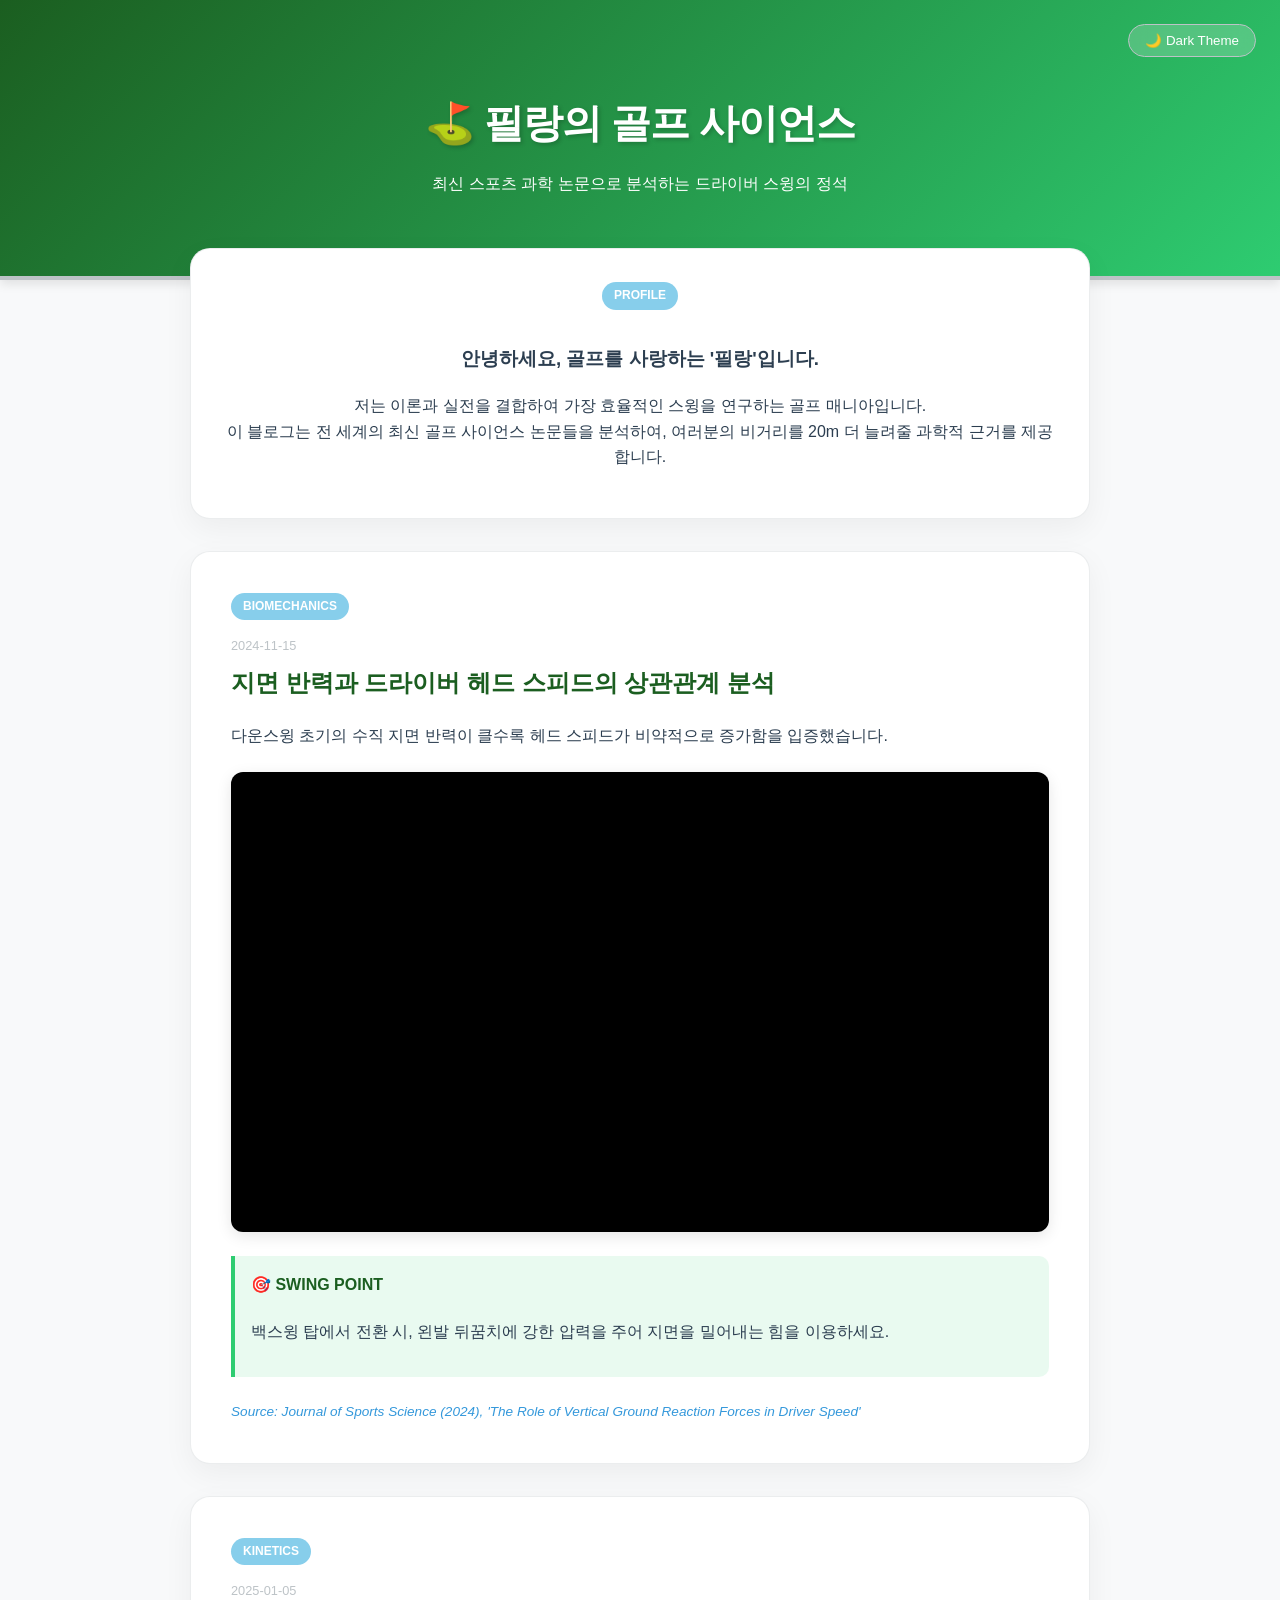
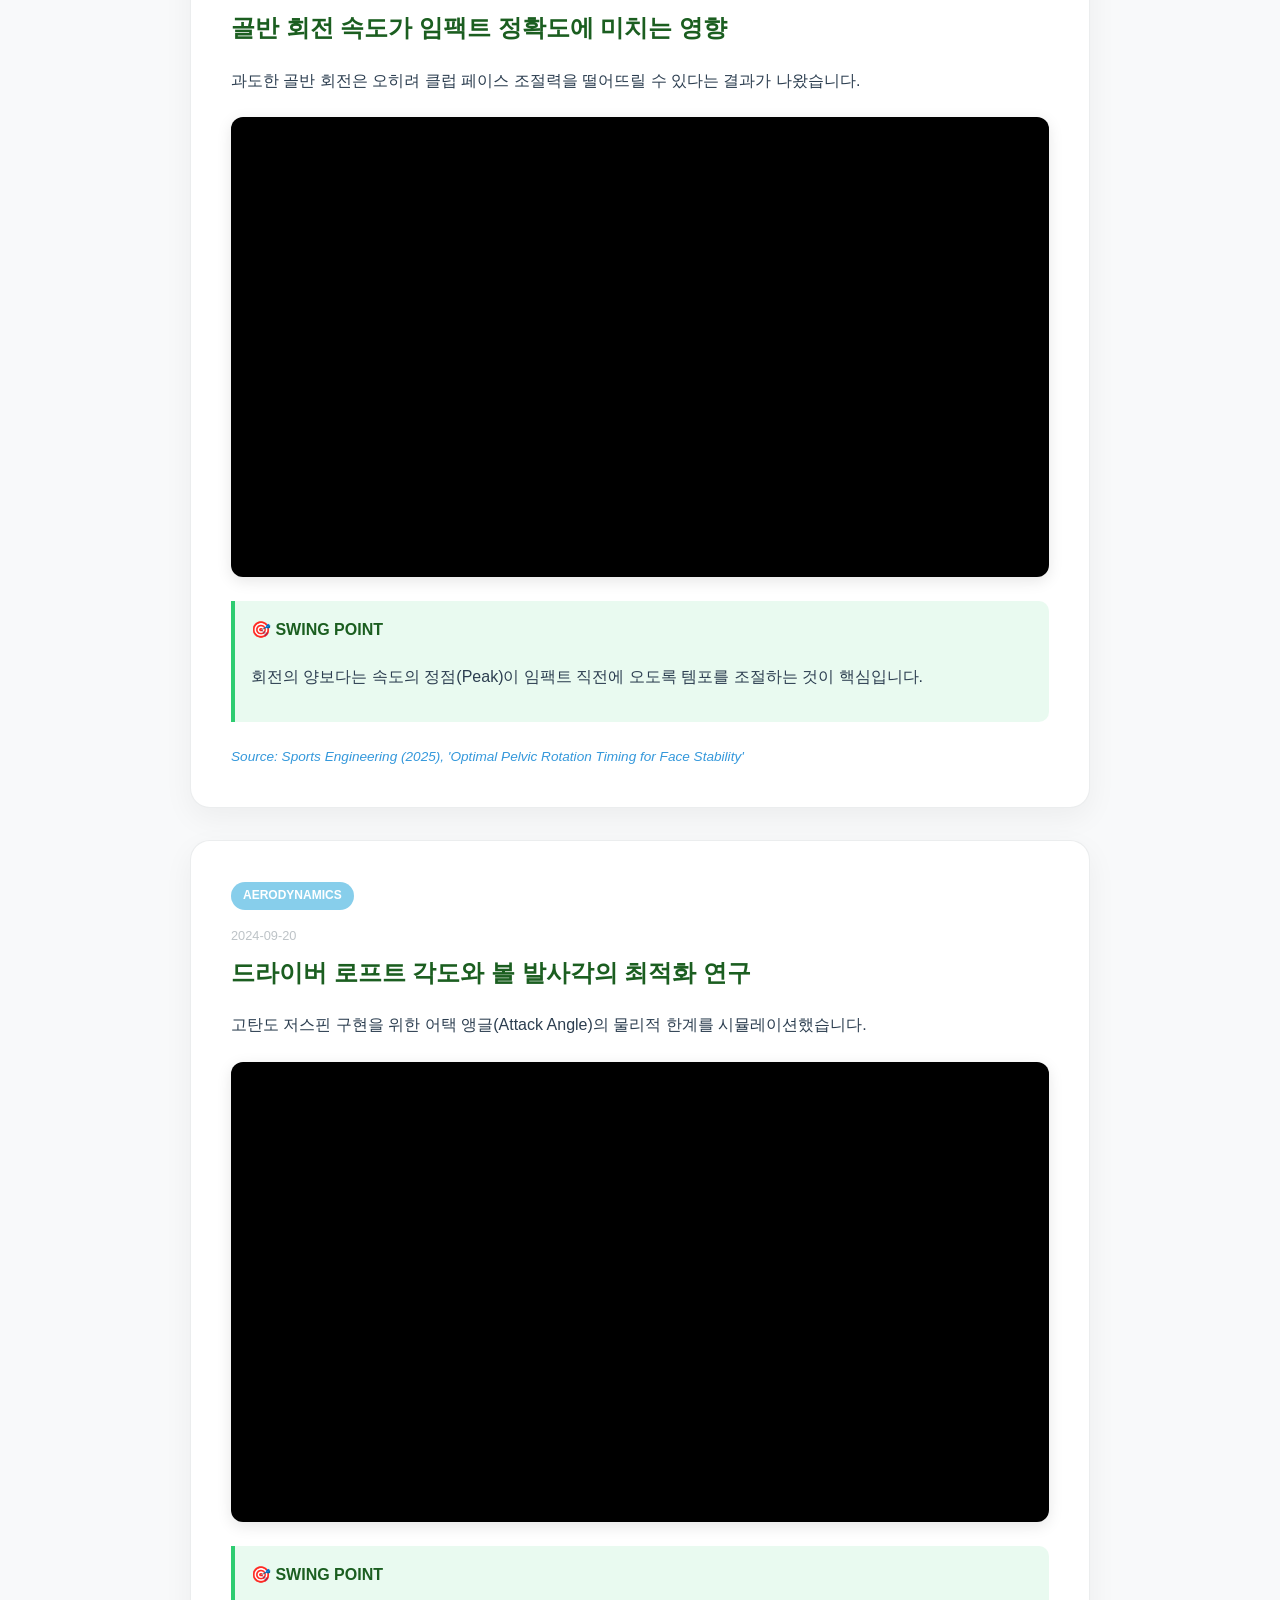
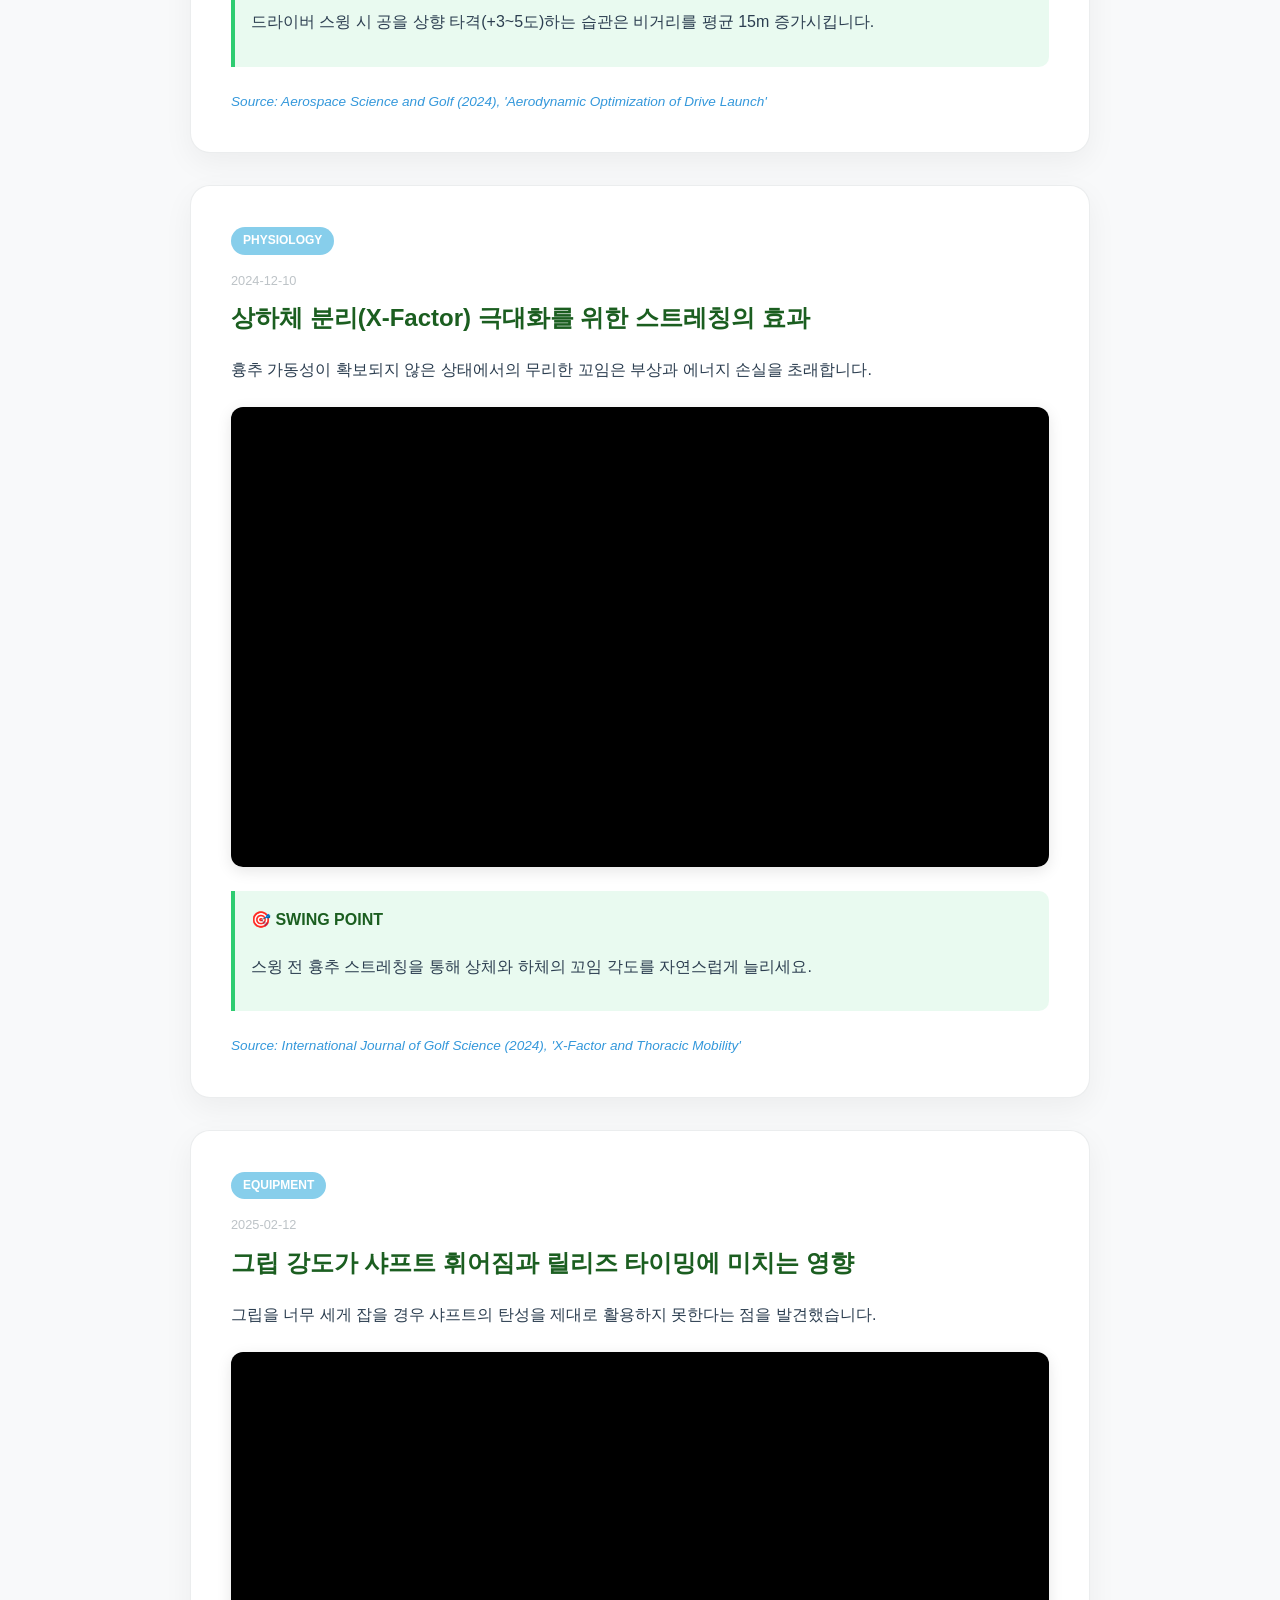
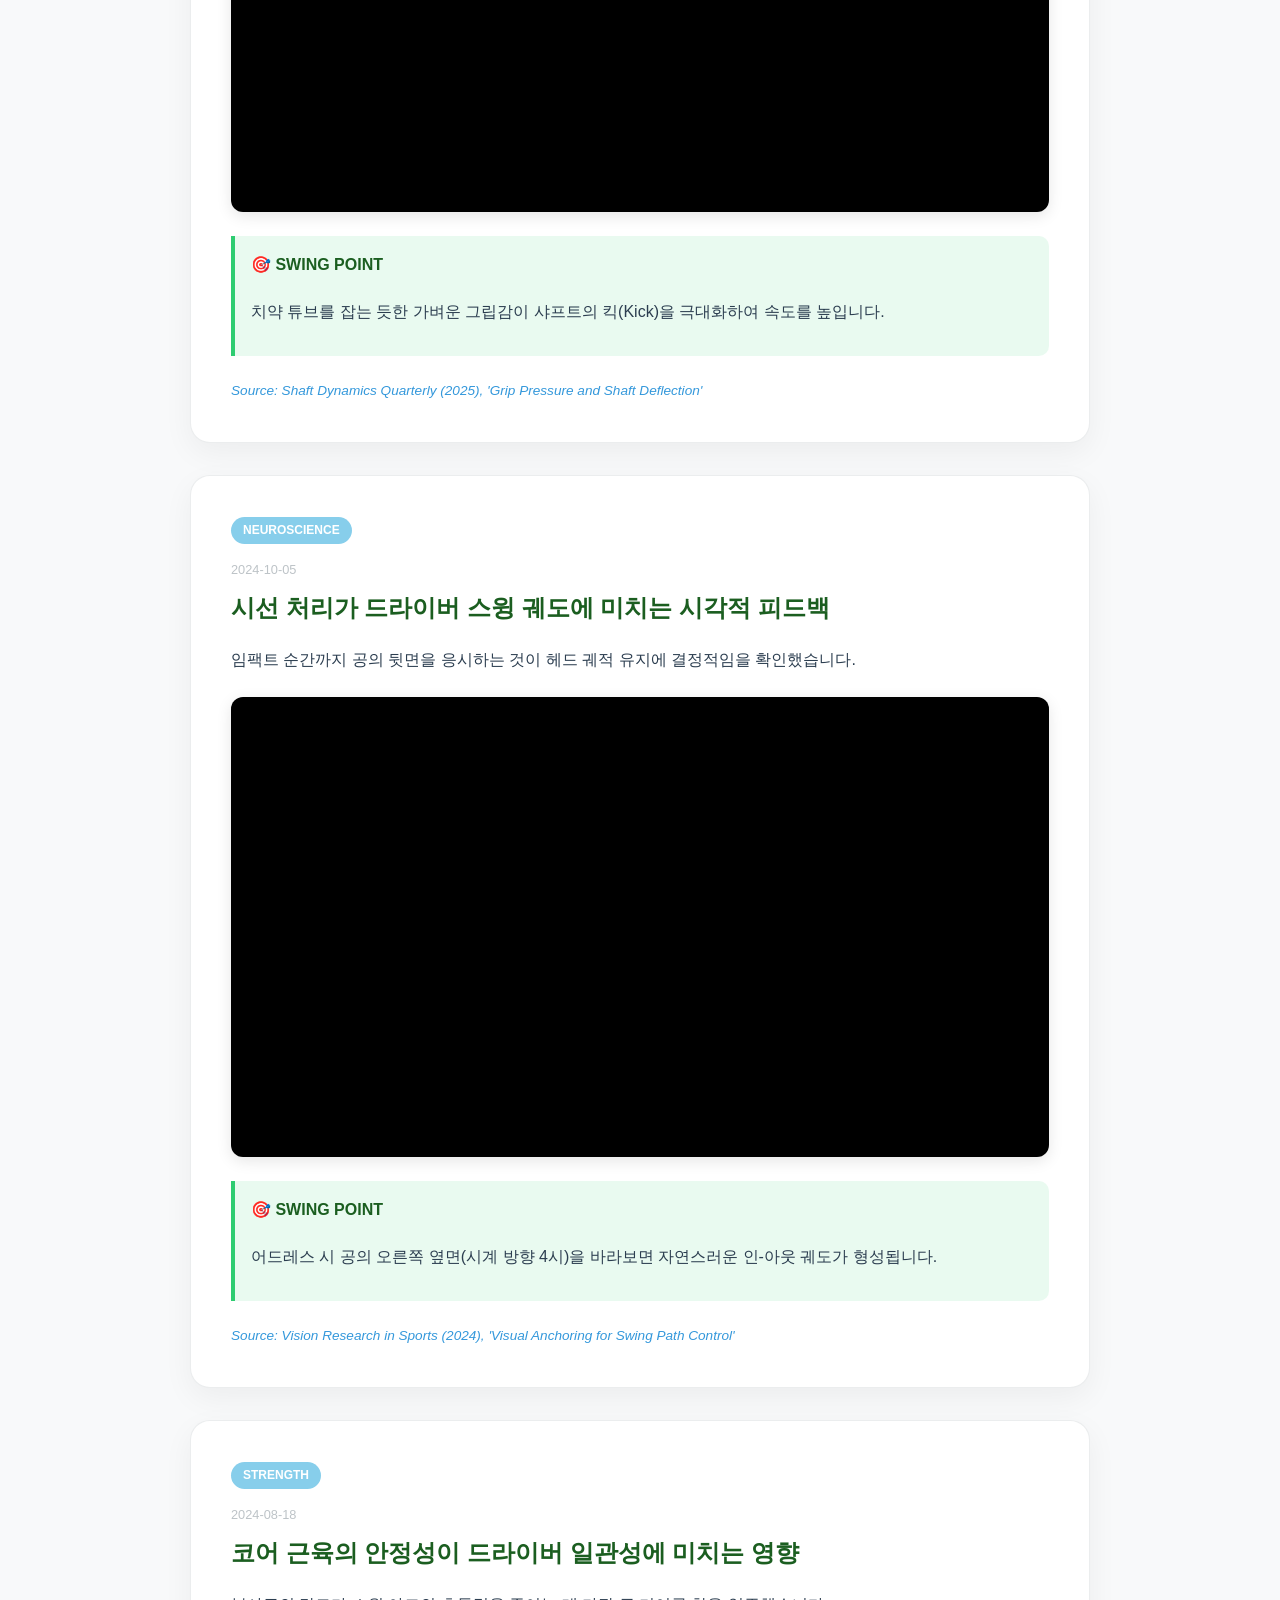
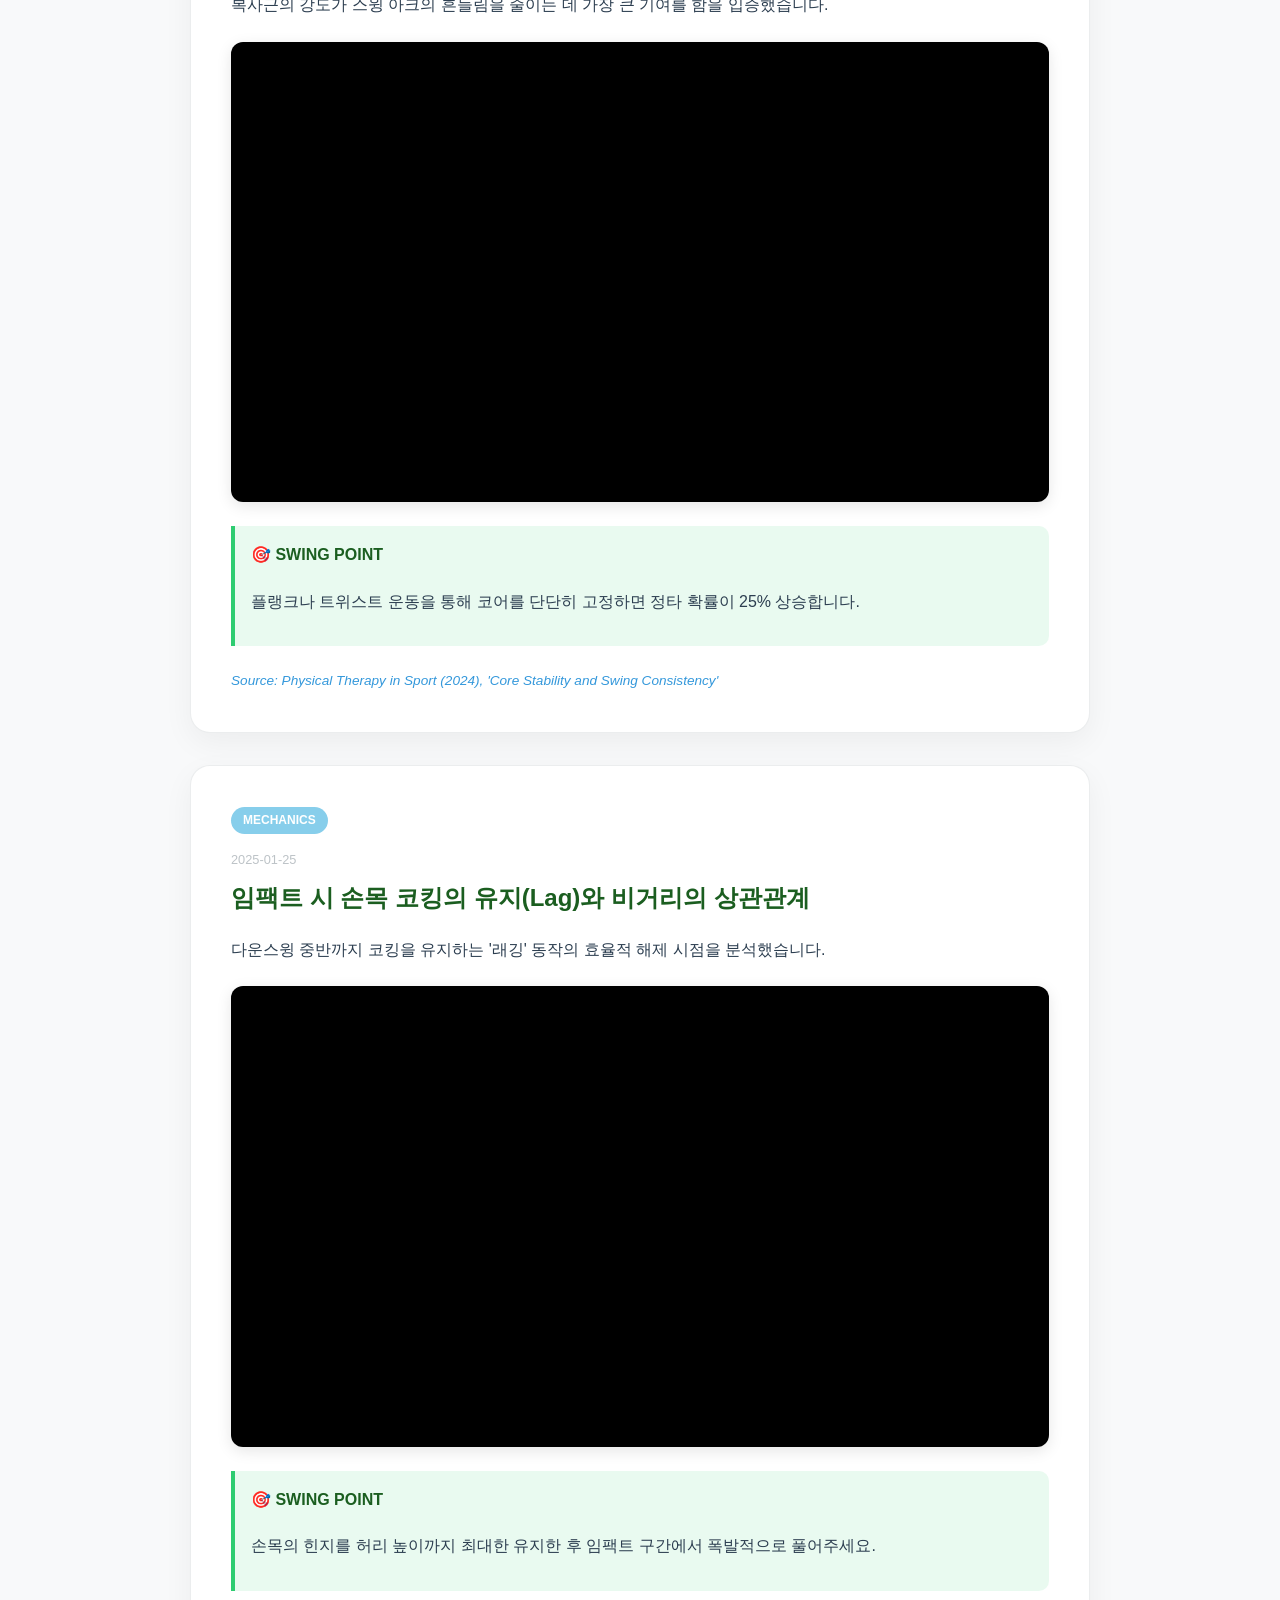
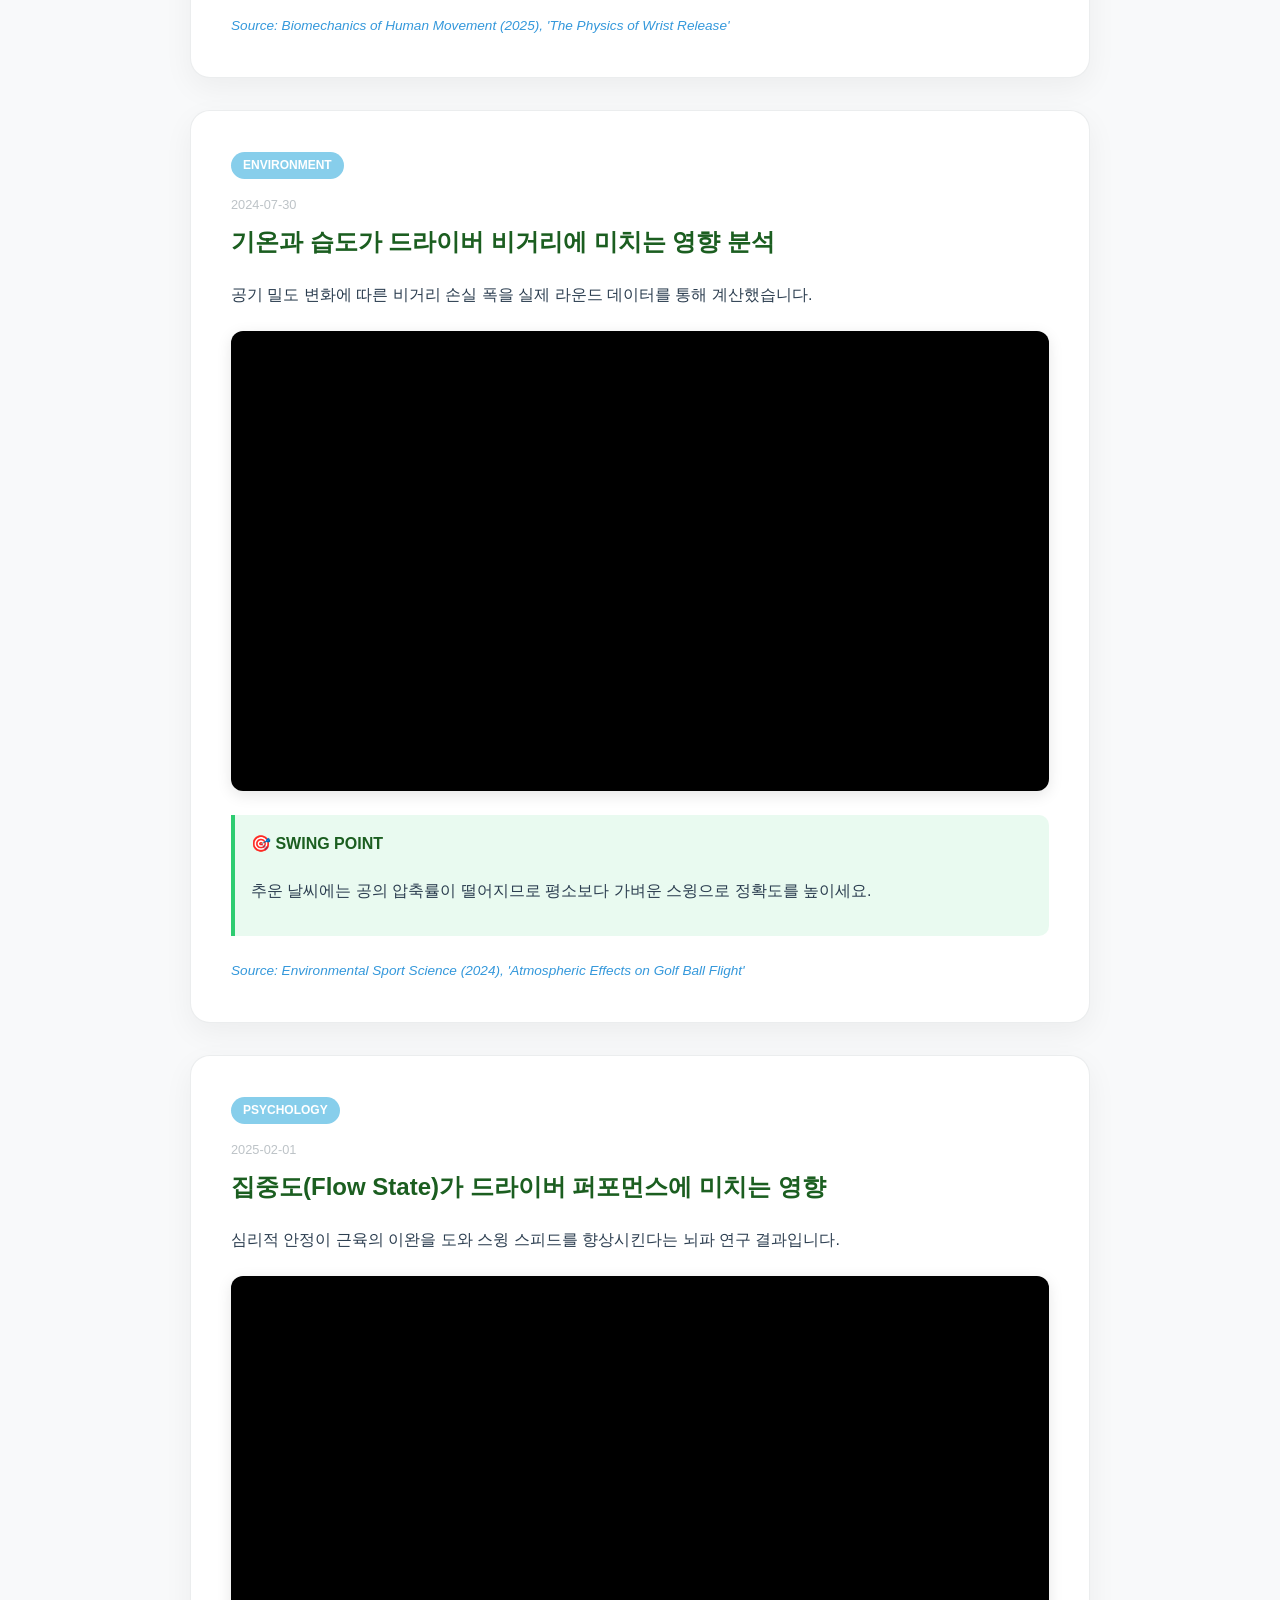
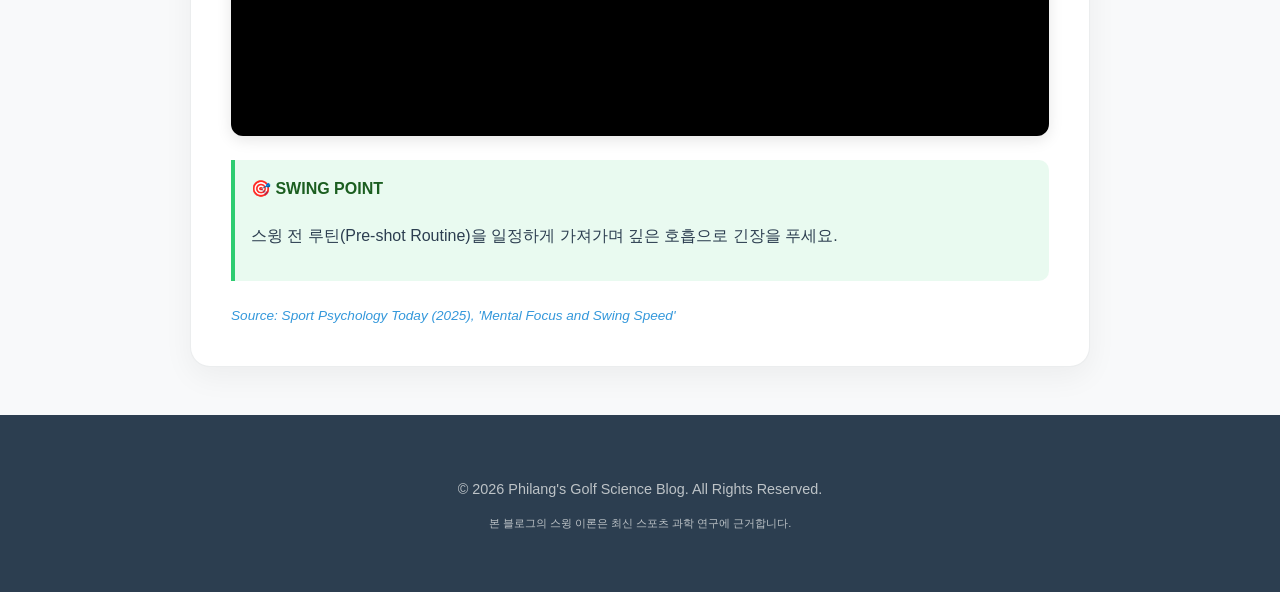
<file: index.html>
<!DOCTYPE html>
<html lang="ko">
<head>
    <meta charset="UTF-8">
    <meta name="viewport" content="width=device-width, initial-scale=1.0">
    <title>필랑의 골프 사이언스 - 드라이버 스윙 마스터</title>
    <link rel="stylesheet" href="style.css">
    <script async src="https://pagead2.googlesyndication.com/pagead/js/adsbygoogle.js?client=ca-pub-6865572083825402"
     crossorigin="anonymous"></script>
</head>
<body>

<header>
    <button id="theme-toggle" class="theme-toggle" onclick="toggleTheme()">🌙 Theme Toggle</button>
    <h1>⛳ 필랑의 골프 사이언스</h1>
    <p>최신 스포츠 과학 논문으로 분석하는 드라이버 스윙의 정석</p>
</header>

<div class="container">
    <!-- 프로필 섹션 -->
    <section class="card profile-section">
        <div class="paper-tag">PROFILE</div>
        <h3>안녕하세요, 골프를 사랑하는 '필랑'입니다.</h3>
        <p>
            저는 이론과 실전을 결합하여 가장 효율적인 스윙을 연구하는 골프 매니아입니다. <br>
            이 블로그는 전 세계의 최신 골프 사이언스 논문들을 분석하여, 
            여러분의 비거리를 20m 더 늘려줄 과학적 근거를 제공합니다.
        </p>
    </section>

    <!-- 블로그 포스트 리스트 (논문 기반) -->
    <div id="paper-posts">
        <!-- 10개의 논문 기반 포스트가 여기에 렌더링됩니다 -->
    </div>
</div>

<footer>
    <p>&copy; 2026 Philang's Golf Science Blog. All Rights Reserved.</p>
    <p style="font-size: 0.7rem; color: var(--silver); margin-top: 5px;">본 블로그의 스윙 이론은 최신 스포츠 과학 연구에 근거합니다.</p>
</footer>

<script src="main.js"></script>
</body>
</html>
</file>
<file: style.css>
:root {
    --primary-green: #2ecc71; /* 생생한 잔디색 */
    --deep-green: #1b5e20; /* 숲의 깊은 색 */
    --sky-blue: #87ceeb; /* 맑은 하늘색 */
    --silver: #bdc3c7; /* 세련된 은색 */
    --pure-white: #ffffff;
    --soft-gray: #f8f9fa;
    --text-dark: #2c3e50;
    --accent-blue: #3498db;
}

[data-theme="dark"] {
    --primary-green: #27ae60;
    --deep-green: #0d2e10;
    --sky-blue: #2980b9;
    --silver: #7f8c8d;
    --pure-white: #121212;
    --soft-gray: #1e1e1e;
    --text-dark: #ecf0f1;
    --accent-blue: #5dade2;
}

body {
    font-family: 'Pretendard', sans-serif;
    background-color: var(--soft-gray);
    color: var(--text-dark);
    margin: 0;
    line-height: 1.6;
    transition: all 0.3s ease;
}

header {
    background: linear-gradient(135deg, var(--deep-green), var(--primary-green));
    color: var(--pure-white);
    padding: 4rem 1rem;
    text-align: center;
    position: relative;
    border-bottom: 4px solid var(--silver);
    box-shadow: 0 4px 10px rgba(0,0,0,0.1);
}

header h1 {
    font-size: 2.5rem;
    font-weight: 800;
    letter-spacing: -1px;
    margin-bottom: 0.5rem;
    text-shadow: 2px 2px 4px rgba(0,0,0,0.2);
}

.container {
    max-width: 900px;
    margin: -2rem auto 3rem;
    padding: 0 1.5rem;
    position: relative;
    z-index: 10;
}

/* 카드 스타일 */
.card {
    background: var(--pure-white);
    padding: 2.5rem;
    border-radius: 20px;
    box-shadow: 0 10px 30px rgba(0,0,0,0.05);
    margin-bottom: 2rem;
    border: 1px solid rgba(189, 195, 199, 0.3);
    transition: transform 0.3s ease;
}

.card:hover {
    transform: translateY(-5px);
}

/* 논문 포스트 전용 스타일 */
.paper-tag {
    display: inline-block;
    background: var(--sky-blue);
    color: var(--pure-white);
    padding: 4px 12px;
    border-radius: 50px;
    font-size: 0.75rem;
    font-weight: 700;
    margin-bottom: 1rem;
    text-transform: uppercase;
}

.source-link {
    font-size: 0.85rem;
    color: var(--accent-blue);
    text-decoration: none;
    display: block;
    margin-top: 1.5rem;
    font-style: italic;
}

.swing-point {
    background: rgba(46, 204, 113, 0.1);
    border-left: 4px solid var(--primary-green);
    padding: 1rem;
    margin: 1rem 0;
    border-radius: 0 10px 10px 0;
}

.swing-point h4 {
    margin-top: 0;
    color: var(--deep-green);
}

/* 반응형 비디오 컨테이너 */
.video-container {
    position: relative;
    padding-bottom: 56.25%; /* 16:9 비율 */
    height: 0;
    overflow: hidden;
    max-width: 100%;
    background: #000;
    border-radius: 12px;
    margin-bottom: 1.5rem;
    box-shadow: 0 4px 15px rgba(0,0,0,0.1);
}

.video-container iframe {
    position: absolute;
    top: 0;
    left: 0;
    width: 100%;
    height: 100%;
    border: 0;
}

/* 프로필 및 버튼 */
.profile-section {
    text-align: center;
    padding: 2rem;
}

.btn-primary {
    background: linear-gradient(to right, var(--accent-blue), var(--sky-blue));
    color: white;
    padding: 12px 30px;
    border-radius: 50px;
    border: none;
    font-weight: 700;
    cursor: pointer;
    text-decoration: none;
    display: inline-block;
    box-shadow: 0 4px 15px rgba(52, 152, 219, 0.3);
    transition: 0.3s;
}

.btn-primary:hover {
    box-shadow: 0 6px 20px rgba(52, 152, 219, 0.5);
    transform: scale(1.02);
}

/* Theme Toggle */
.theme-toggle {
    position: absolute;
    top: 1.5rem;
    right: 1.5rem;
    background: rgba(255, 255, 255, 0.2);
    border: 1px solid var(--silver);
    color: var(--pure-white);
    padding: 8px 16px;
    border-radius: 30px;
    backdrop-filter: blur(10px);
}

footer {
    background: var(--text-dark);
    color: var(--silver);
    padding: 3rem 1rem;
    text-align: center;
    font-size: 0.9rem;
}
</file>
